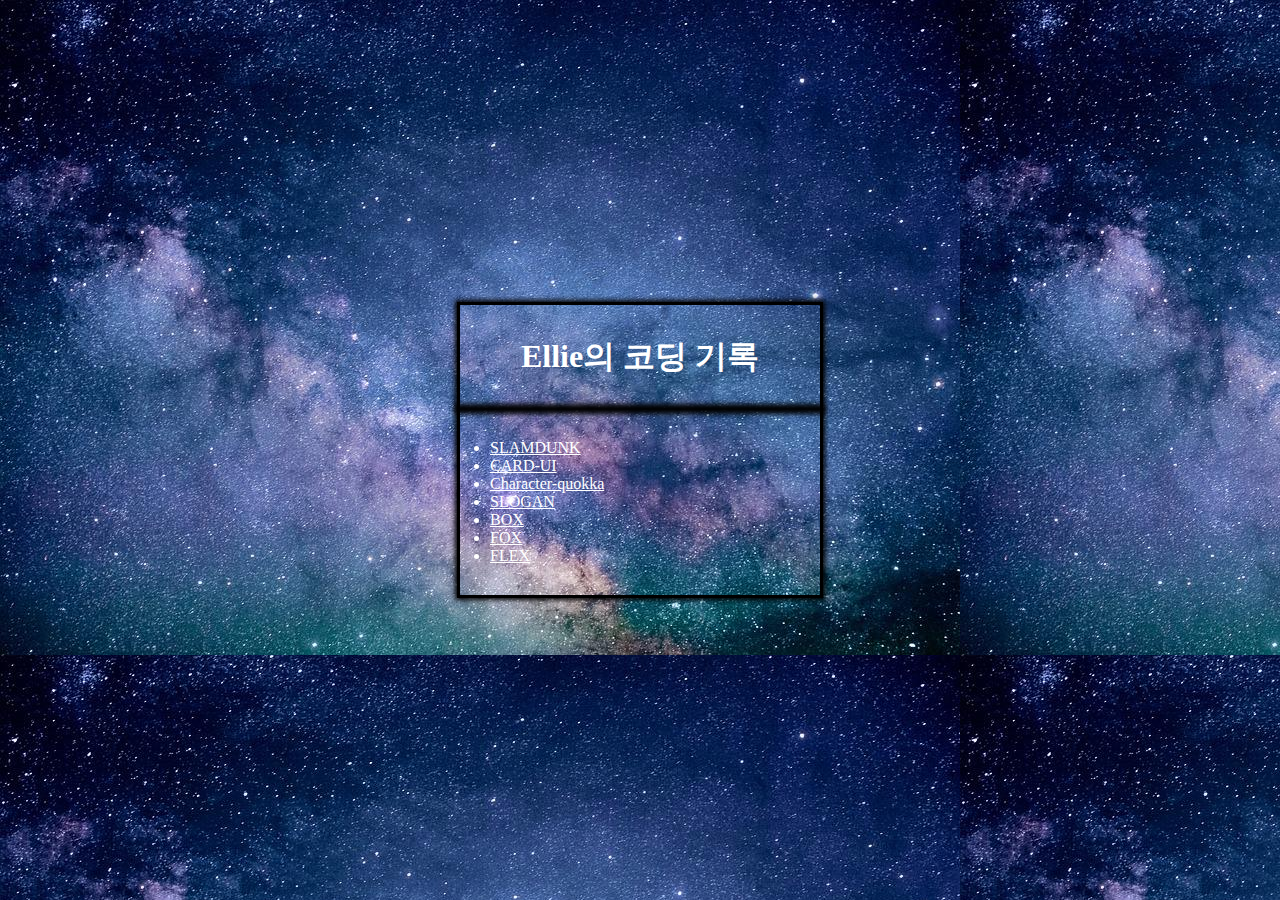
<file: index.html>
<!DOCTYPE html>
<html lang="ko-KR">

<head>
    <meta charset="UTF-8">
    <meta http-equiv="X-UA-Compatible" content="IE=edge">
    <meta name="viewport" content="width=device-width, initial-scale=1.0">
    <title>Ellie의 코딩 기록</title>
    <link rel="stylesheet" href="main-style.css">
</head>

<body>
    <div class="wrapper">

        <header>
            <h1>Ellie의 코딩 기록</h1>
        </header>
        <main>
            <ul>
                <li>
                    <a href="./web04/index.html" target="_blank">SLAMDUNK</a>
                </li>
                <li>
                    <a href="./card-UI/index.html" target="_blank">CARD-UI</a>
                </li>
                <li>
                    <a href="./character/index.html" target="_blank">Character-quokka</a>
                </li>
                <li>
                    <a href="./slogan/slogan.html" target="_blank">SLOGAN</a>
                </li>
                <li>
                    <a href="./box/box.html" target="_blank">BOX</a>
                </li>
                <li>
                    <a href="./css/challenges_fox/index.html" target="_blank">FOX</a>
                </li>
                <li>
                    <a href="./css/challenges_flex/index.html" target="_blank">FLEX</a>
                </li>
            </ul>
        </main>
        <footer>

        </footer>

    </div>
</body>

</html>
</file>
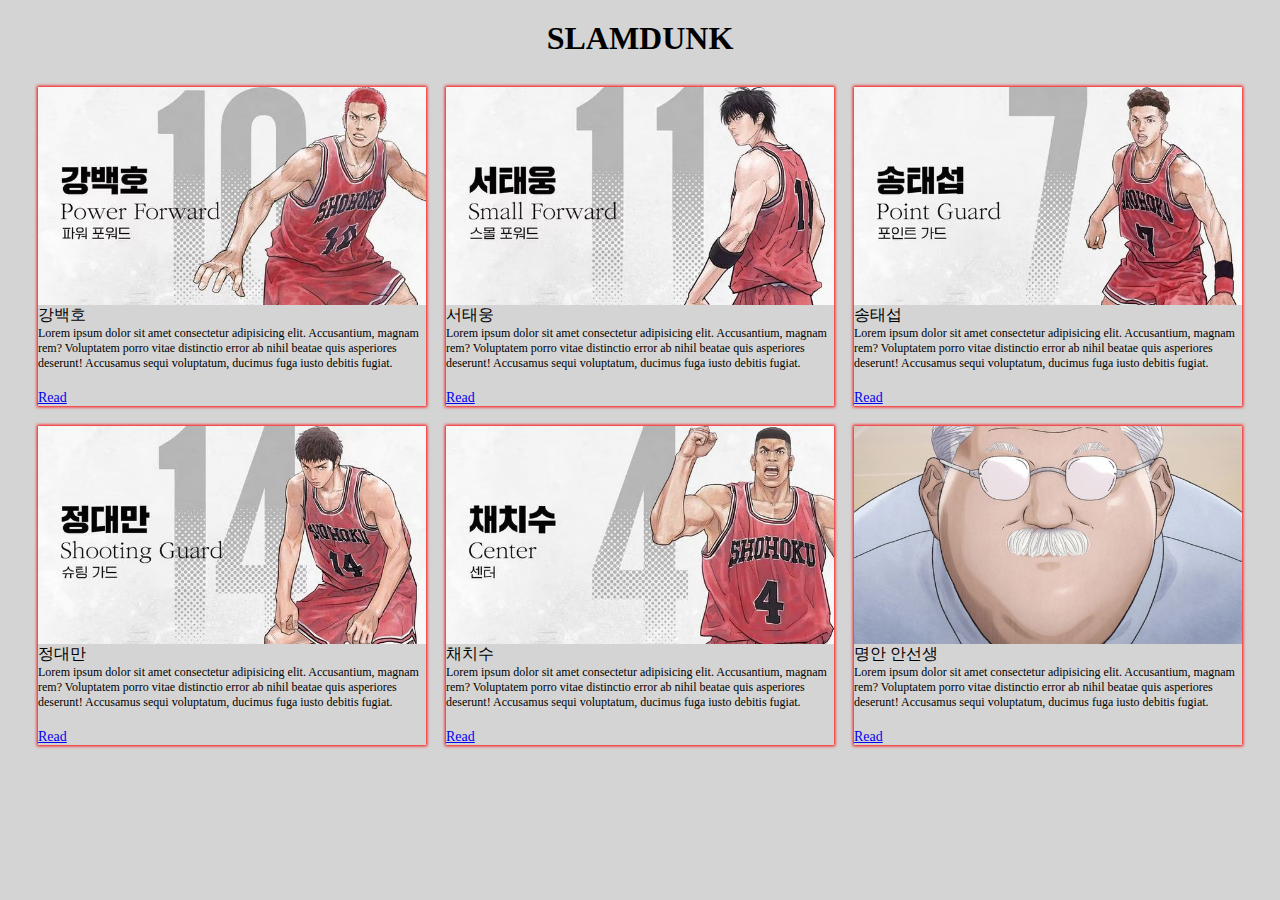
<file: card-UI/index.html>
<!DOCTYPE html>
<html lang="ko-KR">

<head>
    <meta charset="UTF-8">
    <meta http-equiv="X-UA-Compatible" content="IE=edge">
    <meta name="viewport" content="width=device-width, initial-scale=1.0">
    <title>card-UI</title>
    <link rel="stylesheet" href="./css/style.css">
</head>

<body>
    <h1>SLAMDUNK</h1>
    <section class="wrapper">
        <h2 class="ally-hidden">캐릭터 소개</h2>
        <section class="character">
            <h3 class="ally-hidden">강백호</h3>
            <img class="character-img" src="./image/강백호.avif" alt="">
                <span>강백호</span>
                <p>Lorem ipsum dolor sit amet consectetur adipisicing elit. Accusantium, magnam rem? Voluptatem porro
                    vitae distinctio error ab nihil beatae quis asperiores deserunt! Accusamus sequi voluptatum, ducimus
                    fuga iusto debitis fugiat.</p>
                <a href="#">Read</a>
        </section>
        <section class="character">
            <h3 class="ally-hidden">서태웅</h3>
            <img class="character-img" src="./image/서태웅.avif" alt="">
                <span>서태웅</span>
                <p>Lorem ipsum dolor sit amet consectetur adipisicing elit. Accusantium, magnam rem? Voluptatem porro
                    vitae distinctio error ab nihil beatae quis asperiores deserunt! Accusamus sequi voluptatum, ducimus
                    fuga iusto debitis fugiat.</p>
                <a href="#">Read</a>
        </section>
        <section class="character">
            <h3 class="ally-hidden">송태섭</h3>
            <img class="character-img" src="./image/송태섭.avif" alt="">
                <span>송태섭</span>
                <p>Lorem ipsum dolor sit amet consectetur adipisicing elit. Accusantium, magnam rem? Voluptatem porro
                    vitae distinctio error ab nihil beatae quis asperiores deserunt! Accusamus sequi voluptatum, ducimus
                    fuga iusto debitis fugiat.</p>
                <a href="#">Read</a>
        </section>
        <section class="character">
            <h3 class="ally-hidden">정대만</h3>
            <img class="character-img" src="./image/정대만.avif" alt="">
                <span>정대만</span>
                <p>Lorem ipsum dolor sit amet consectetur adipisicing elit. Accusantium, magnam rem? Voluptatem porro
                    vitae distinctio error ab nihil beatae quis asperiores deserunt! Accusamus sequi voluptatum, ducimus
                    fuga iusto debitis fugiat.</p>
                <a href="#">Read</a>
        </section>
        <section class="character">
            <h3 class="ally-hidden">채치수</h3>
            <img class="character-img" src="./image/채치수.avif" alt="">
                <span>채치수</span>
                <p>Lorem ipsum dolor sit amet consectetur adipisicing elit. Accusantium, magnam rem? Voluptatem porro
                    vitae distinctio error ab nihil beatae quis asperiores deserunt! Accusamus sequi voluptatum, ducimus
                    fuga iusto debitis fugiat.</p>
                <a href="#">Read</a>
        </section>
        <section class="character">
            <h3 class="ally-hidden">명안 안선생</h3>
            <img class="character-img" src="./image/감독.jpg" alt="">
                <span>명안 안선생</span>
                <p>Lorem ipsum dolor sit amet consectetur adipisicing elit. Accusantium, magnam rem? Voluptatem porro
                    vitae distinctio error ab nihil beatae quis asperiores deserunt! Accusamus sequi voluptatum, ducimus
                    fuga iusto debitis fugiat.</p>
                <a href="#">Read</a>
        </section>
    </section>
</body>

</html>
</file>
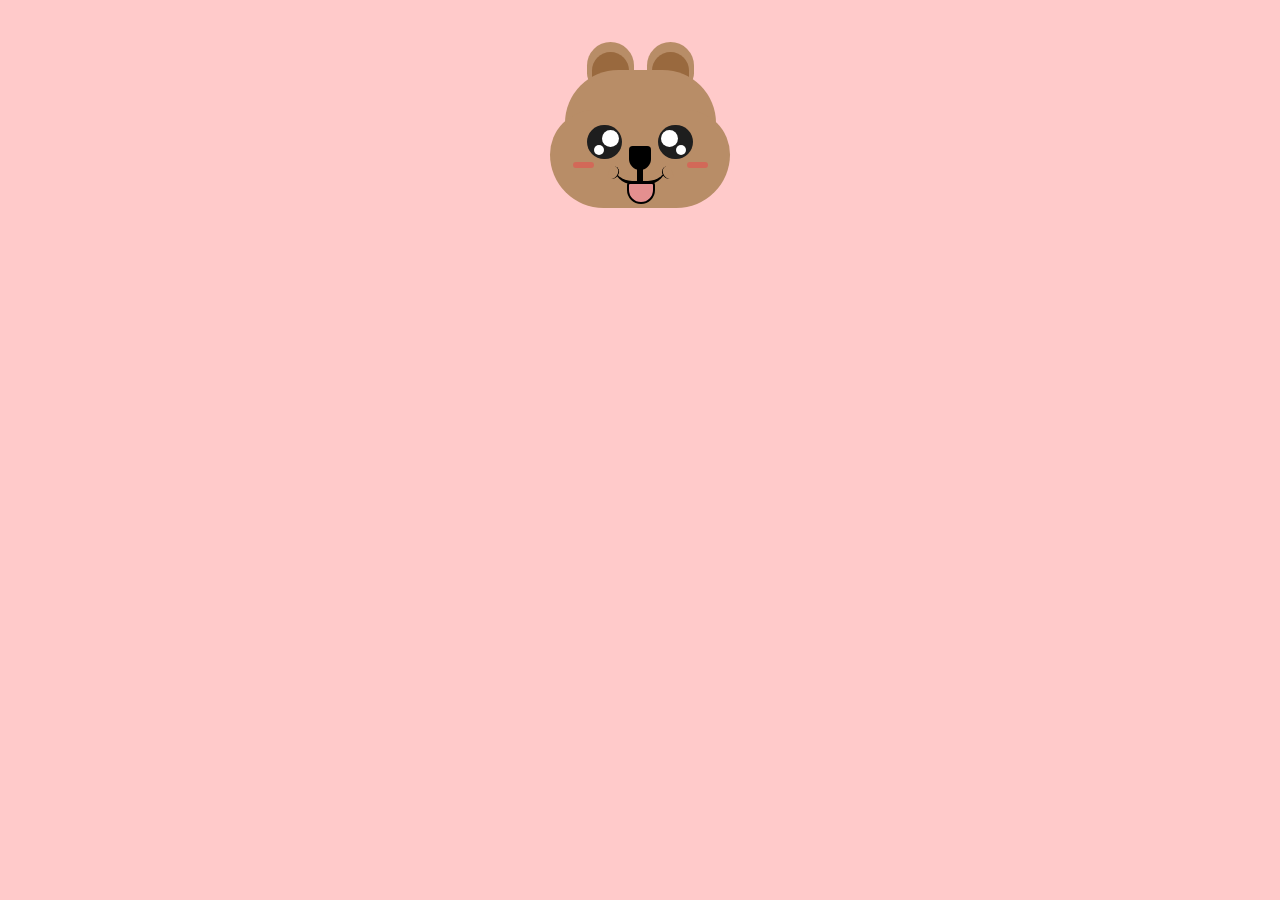
<file: character/index.html>
<!DOCTYPE html>
<html lang="ko-KR">

<head>
    <meta charset="UTF-8">
    <meta http-equiv="X-UA-Compatible" content="IE=edge">
    <meta name="viewport" content="width=device-width, initial-scale=1.0">
    <title>캐릭터</title>
    <link rel="stylesheet" href="style.css">
</head>

<body>
    <div class="quokka">
        <div class="left-ear">
            <div class="small-ears"></div>
        </div>
        <div class="right-ear">
            <div class="small-ears"></div>
        </div>
        <div class="face-head">
            <div class="face">
                <div class="left-eye">
                    <div class="left-big-eye"></div>
                    <div class="left-small-eye"></div>
                </div>
                <div class="right-eye">
                    <div class="right-big-eye"></div>
                    <div class="right-small-eye"></div>
                </div>
                <div class="nose">
                    <div class="nose-line"></div>
                </div>
                <div class="mouse">
                    <div class="left-cheek"></div>
                    <div class="right-cheek"></div>
                    <div class="tongue"></div>
                </div>
                <div class="cheek1"></div>
                <div class="cheek2"></div>
            </div>
        </div>
    </div>
</body>

</html>
</file>
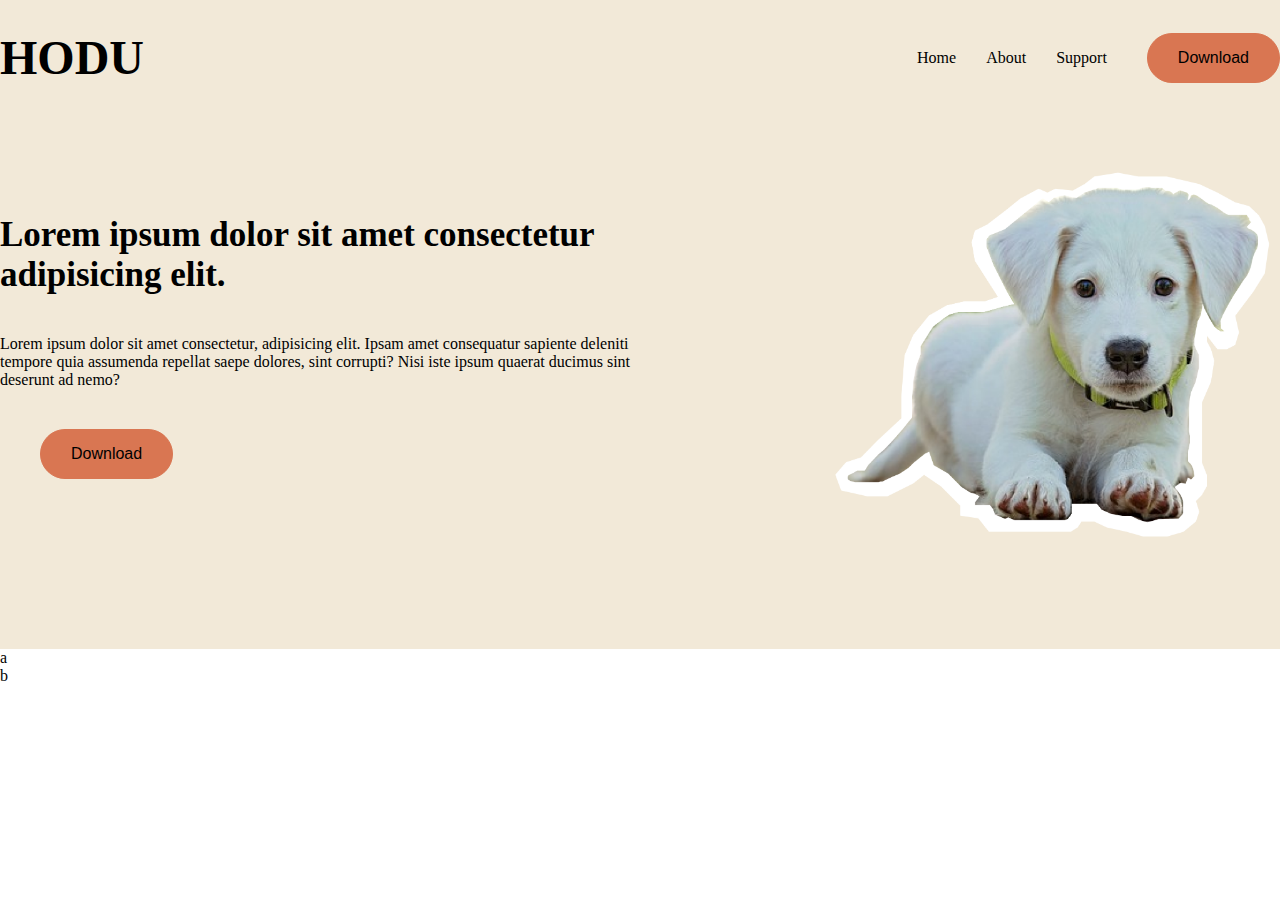
<file: hodu-web/index.html>
<!DOCTYPE html>
<html lang="ko-KR">

<head>
    <meta charset="UTF-8">
    <meta http-equiv="X-UA-Compatible" content="IE=edge">
    <meta name="viewport" content="width=device-width, initial-scale=1.0">
    <title>hodu-web</title>
    <link rel="stylesheet" href="css/reset.css">
    <link rel="stylesheet" href="css/common.css">
    <link rel="stylesheet" href="css/style.css">
</head>

<body>
    <header>
        <section class="wrapper">
            <h1 class="title">HODU</h1>
            <section class="title-add">
                <h2 class="ally-hidden">title-nav-download</h2>
                <nav class="title-nav">
                    <ul class="title-list">
                        <li>Home</li>
                        <li>About</li>
                        <li>Support</li>
                    </ul>
                </nav>
                <button type="button" class="download">Download</button>
            </section>
        </section>
    </header>
    <main>
        <section class="top-background">
            <h2 class="ally-hidden">top-img-color</h2>
            <section class="info-main wrapper">
                <h2 class="ally-hidden">info-main-title</h2>
                <section class="info-main-text">
                    <h2 class="info-main-title">Lorem ipsum dolor sit amet consectetur adipisicing elit.</h2>
                    <p>Lorem ipsum dolor sit amet consectetur, adipisicing elit. Ipsam amet consequatur sapiente
                        deleniti tempore quia assumenda repellat saepe dolores, sint corrupti? Nisi iste ipsum quaerat
                        ducimus sint deserunt ad nemo?</p>
                    <button type="button" class="download">Download</button>
                </section>
                <img src="img/puppy.png" alt="sit on the puppy" class="puppy">
            </section>
        </section>
        <section>a</section>
        <section>b</section>
    </main>
    <footer></footer>
</body>

</html>
</file>
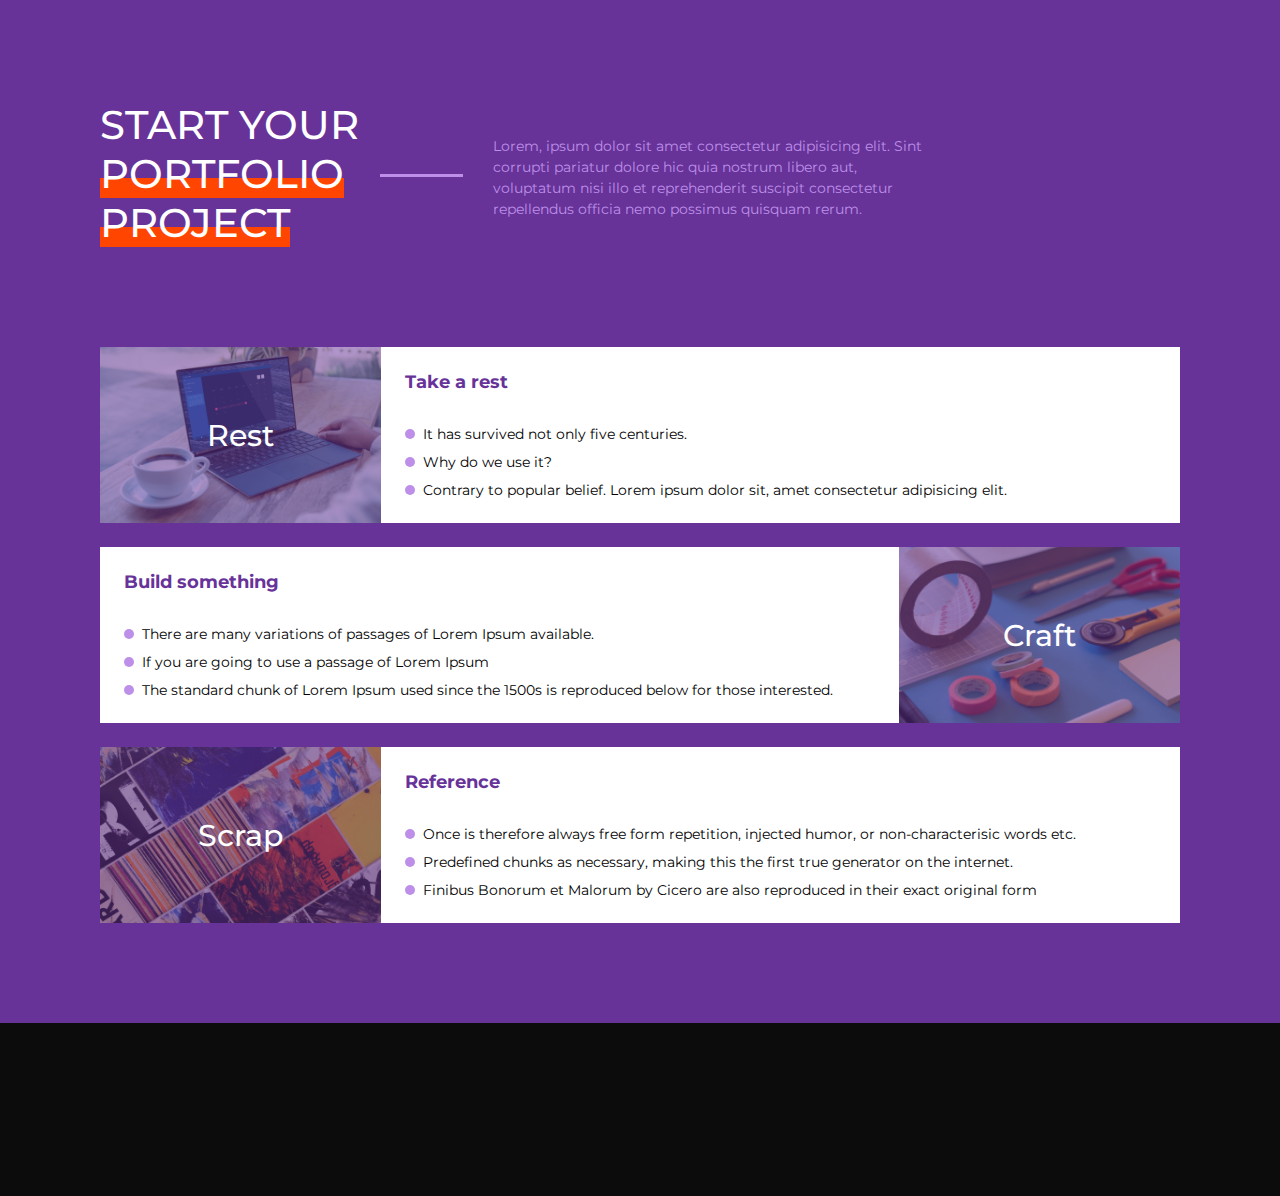
<file: css/challenges_flex/index.html>
<!DOCTYPE html>
<html>

<head>
	<link rel="preconnect" href="https://fonts.googleapis.com">
	<link rel="preconnect" href="https://fonts.gstatic.com" crossorigin>
	<link href="https://fonts.googleapis.com/css2?family=Montserrat:wght@500;700&display=swap" rel="stylesheet">
	<link rel="stylesheet" href="style.css">
</head>

<body>
	<section class="container">
		<header>
			<h1>
				START YOUR <strong>
					PORTFOLIO PROJECT
				</strong>
			</h1>
			<p>Lorem, ipsum dolor sit amet consectetur adipisicing elit. Sint corrupti pariatur dolore hic quia nostrum
				libero aut, voluptatum nisi illo et reprehenderit suscipit consectetur repellendus officia nemo possimus
				quisquam rerum.</p>
		</header>
		<main>
			<ul class="content">
				<li class="list">
					<div class="image">
						<img src="./images/photo01.png" alt="">
						<h2>Rest</h2>
					</div>
					<div class="explanation">
						<ul>
							<h3>Take a rest</h3>
							<li>It has survived not only five centuries.</li>
							<li>Why do we use it?</li>
							<li>Contrary to popular belief. Lorem ipsum dolor sit, amet consectetur adipisicing elit.</li>
						</ul>
					</div>
				</li>
				<li class="list">
					<div class="image">
						<img src="./images/photo02.png" alt="">
						<h2>Craft</h2>
					</div>
					<div class="explanation">
						<ul>
							<h3>Build something</h3>
							<li>There are many variations of passages of Lorem Ipsum available.</li>
							<li>If you are going to use a passage of Lorem Ipsum</li>
							<li>The standard chunk of Lorem Ipsum used since the 1500s is reproduced below for those interested.</li>
						</ul>
					</div>
				</li>
				<li class="list">
					<div class="image">
						<img src="./images/photo03.png" alt="">
						<h2>Scrap</h2>
					</div>
					<div class="explanation">
						<ul>
							<h3>Reference</h3>
							<li>Once is therefore always free form repetition, injected humor, or non-characterisic words etc.</li>
							<li>Predefined chunks as necessary, making this the first true generator on the internet.</li>
							<li>Finibus Bonorum et Malorum by Cicero are also reproduced in their exact original form</li>
						</ul>
					</div>
				</li>
			</ul>
		</main>

	</section>
	<footer></footer>
</body>

</html>
</file>
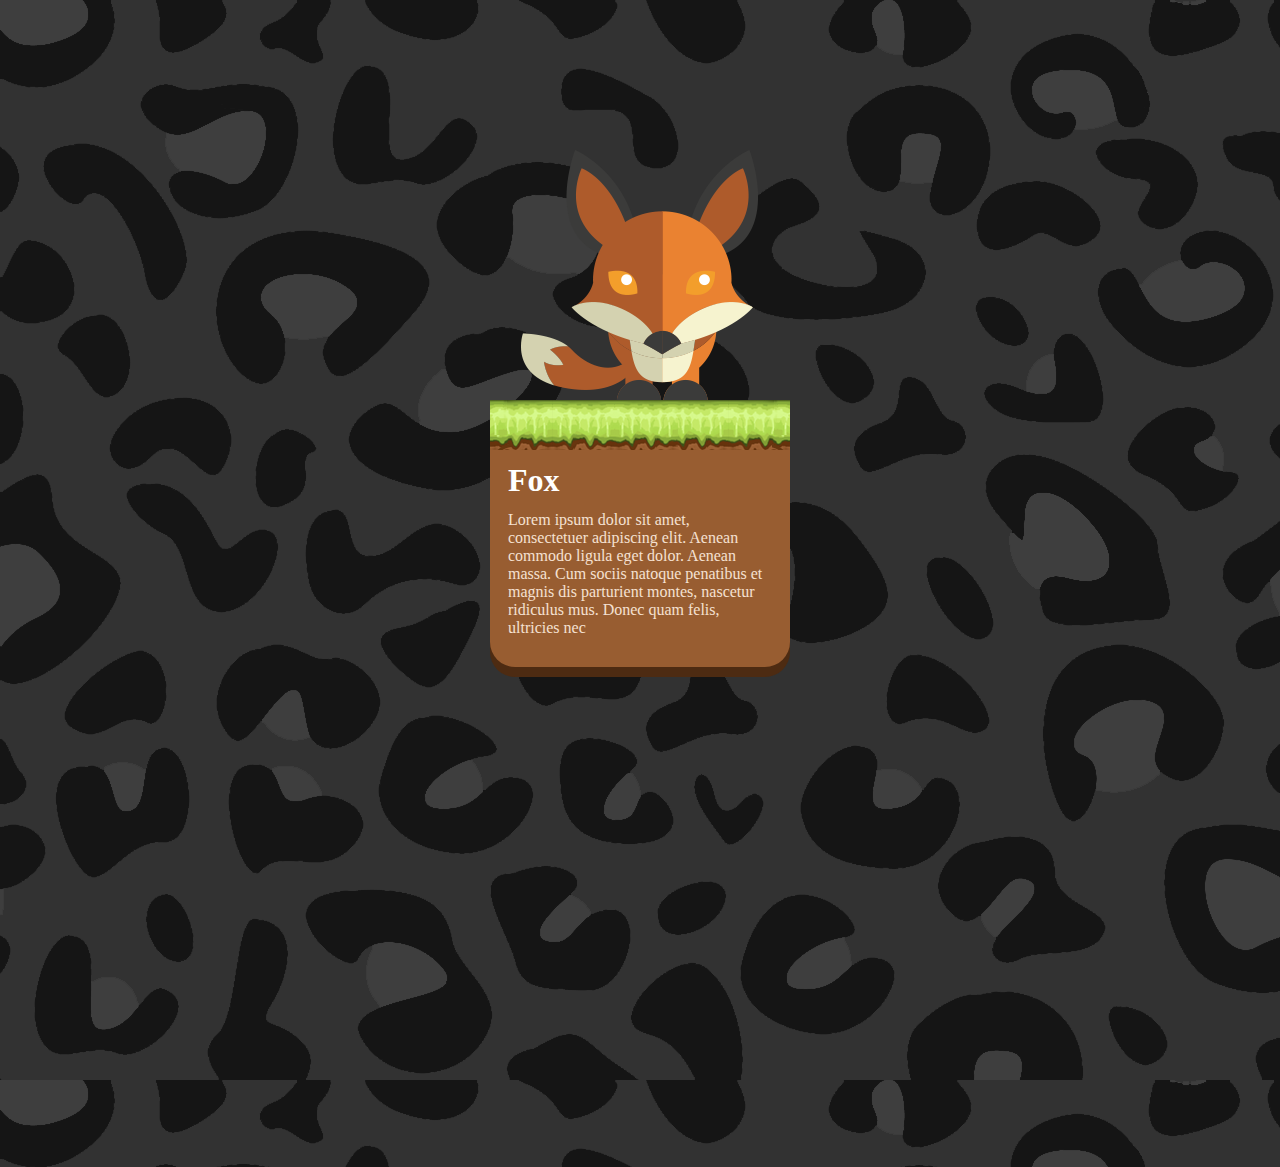
<file: css/challenges_fox/index.html>
<!DOCTYPE html>
<html>

<head>
   <meta charset="UTF-8">
   <title>Forest Zoo</title>
   <link rel="stylesheet" href="style.css">
</head>

<body>
   <div class="wrapper"> 
      <div class="fox-img">
         <img src="./images/animal07.png" alt="">
      </div>
      <img src="./images/green.png" alt="">
      <div class="fox-text">
         <h1>
            Fox
         </h1>
         <p>
            Lorem ipsum dolor sit amet, consectetuer adipiscing elit. Aenean commodo ligula eget dolor. Aenean massa. Cum
            sociis natoque penatibus et magnis dis parturient montes, nascetur ridiculus mus. Donec quam felis, ultricies
            nec
         </p>
      </div>
   </div>


</body>

</html>
</file>
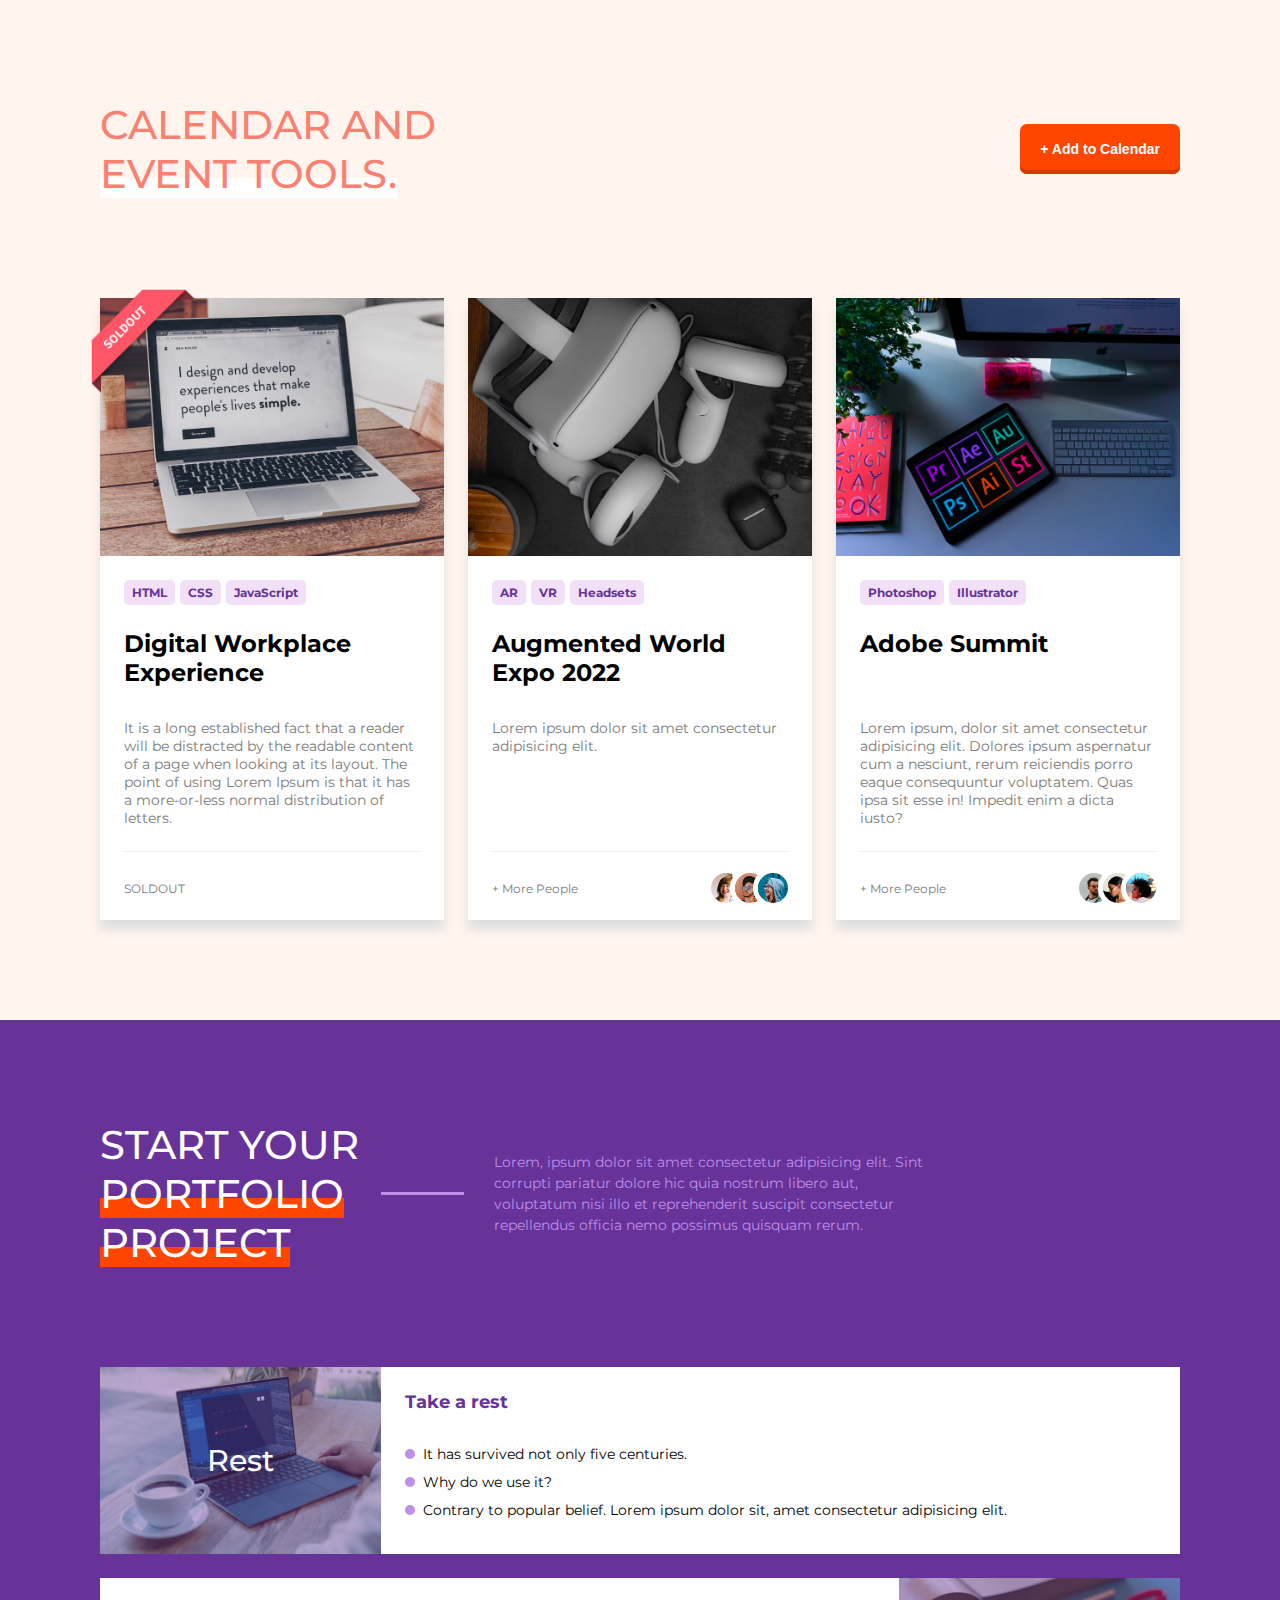
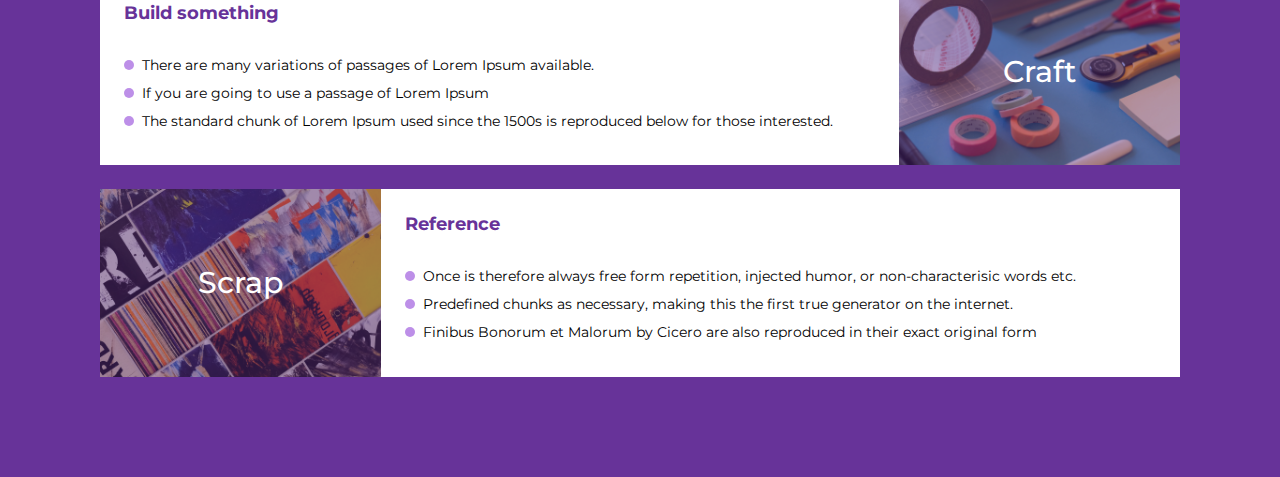
<file: css/challenges_page/index.html>
<!DOCTYPE html>
<html lang="ko-KR">

<head>
	<link rel="preconnect" href="https://fonts.googleapis.com">
	<link rel="preconnect" href="https://fonts.gstatic.com" crossorigin>
	<link href="https://fonts.googleapis.com/css2?family=Montserrat:wght@500;700&display=swap" rel="stylesheet">
	<link rel="stylesheet" href="style.css">
	<title>CSS 특강</title>
</head>

<body>
	<section class="seashell-section">
		<div class="l_wrapper">
			<header class="seashell-header">
				<h1>CALENDAR AND <strong>EVENT TOOLS.</strong></h1>
				<button type="button" class="calendar">+ Add to Calendar</button>
			</header>
			<section class="content">
				<h2 class="ally-hidden">content</h2>
				<section class="list">
					<div class="image">
						<img class="soldout-badge" src="./images/badge.png" alt="">
						<img src="./images/cover01.png" alt="">
						<h2 class="second-title ally-hidden">Workplace</h2>
					</div>
					<div class="explanation">
						<ul class="skill">
							<li>HTML</li>
							<li>CSS</li>
							<li>JavaScript</li>
						</ul>
						<h3 class="explanation-name">
							Digital Workplace Experience
						</h3>
						<p>It is a long established fact that a reader will be distracted by the readable content of a
							page when looking at its layout. The point of using Lorem Ipsum is that it has a
							more-or-less normal distribution of letters.</p>
						<a href="#" class="plus-info none-pointer">
							<span>SOLDOUT</span>
							<div class="people-group ally-hidden">
								<img src="./images/people01.png" alt="">
								<img src="./images/people02.png" alt="">
								<img src="./images/people03.png" alt="">
							</div>
						</a>
					</div>
				</section>
				<section class="list">
					<div class="image">
						<img src="./images/cover02.png" alt="">
						<h2 class="second-title ally-hidden">Expo</h2>
					</div>
					<div class="explanation">
						<ul class="skill">
							<li>AR</li>
							<li>VR</li>
							<li>Headsets</li>
						</ul>
						<h3 class="explanation-name">
							Augmented World Expo 2022
						</h3>
						<p>Lorem ipsum dolor sit amet consectetur adipisicing elit.</p>
						<a href="#" class="plus-info">
							<span>+ More People</span>
							<div class="people-group">
								<img src="./images/people01.png" alt="">
								<img src="./images/people02.png" alt="">
								<img src="./images/people03.png" alt="">
							</div>
						</a>
					</div>
				</section>
				<section class="list">
					<div class="image">
						<img src="./images/cover03.png" alt="">
						<h2 class="second-title ally-hidden">Expo</h2>
					</div>
					<div class="explanation">
						<ul class="skill">
							<li>Photoshop</li>
							<li>Illustrator</li>
						</ul>
						<h3 class="explanation-name">
							Adobe Summit
						</h3>
						<p>Lorem ipsum, dolor sit amet consectetur adipisicing elit. Dolores ipsum aspernatur cum a
							nesciunt, rerum reiciendis porro eaque consequuntur voluptatem. Quas ipsa sit esse in!
							Impedit enim a dicta iusto?</p>
						<a href="#" class="plus-info">
							<span>+ More People</span>
							<div class="people-group">
								<img src="./images/people04.png" alt="">
								<img src="./images/people05.png" alt="">
								<img src="./images/people06.png" alt="">
							</div>
						</a>
					</div>
				</section>
			</section>
		</div>
	</section>
	<section class="purple-section">
		<div class="l_wrapper">
			<header class="purple-header">
				<h1 class="purple-title">
					START YOUR <strong>
						PORTFOLIO PROJECT
					</strong>
				</h1>
				<p>Lorem, ipsum dolor sit amet consectetur adipisicing elit. Sint corrupti pariatur dolore hic quia
					nostrum
					libero aut, voluptatum nisi illo et reprehenderit suscipit consectetur repellendus officia nemo
					possimus
					quisquam rerum.</p>
			</header>
			<section class="content">
				<h2 class="ally-hidden">content</h2>
				<section class="list">
					<div class="image">
						<img src="./images/photo01.png" alt="">
						<h2 class="second-title">Rest</h2>
					</div>
					<div class="explanation">
						<h3 class="explanation-name">Take a rest</h3>
						<ul class="explanation-list">
							<li>It has survived not only five centuries.</li>
							<li>Why do we use it?</li>
							<li>Contrary to popular belief. Lorem ipsum dolor sit, amet consectetur adipisicing elit.
							</li>
						</ul>
					</div>
				</section>
				<section class="list">
					<div class="image">
						<img src="./images/photo02.png" alt="">
						<h2 class="second-title">Craft</h2>
					</div>
					<div class="explanation">
						<h3 class="explanation-name">Build something</h3>
						<ul class="explanation-list">
							<li>There are many variations of passages of Lorem Ipsum available.</li>
							<li>If you are going to use a passage of Lorem Ipsum</li>
							<li>The standard chunk of Lorem Ipsum used since the 1500s is reproduced below for those
								interested.</li>
						</ul>
					</div>
				</section>
				<section class="list">
					<div class="image">
						<img src="./images/photo03.png" alt="">
						<h2 class="second-title">Scrap</h2>
					</div>
					<div class="explanation">
						<h3 class="explanation-name">Reference</h3>
						<ul class="explanation-list">
							<li>Once is therefore always free form repetition, injected humor, or non-characterisic
								words
								etc.</li>
							<li>Predefined chunks as necessary, making this the first true generator on the internet.
							</li>
							<li>Finibus Bonorum et Malorum by Cicero are also reproduced in their exact original form
							</li>
						</ul>
					</div>
				</section>
			</section>
		</div>
	</section>
</body>

</html>
</file>
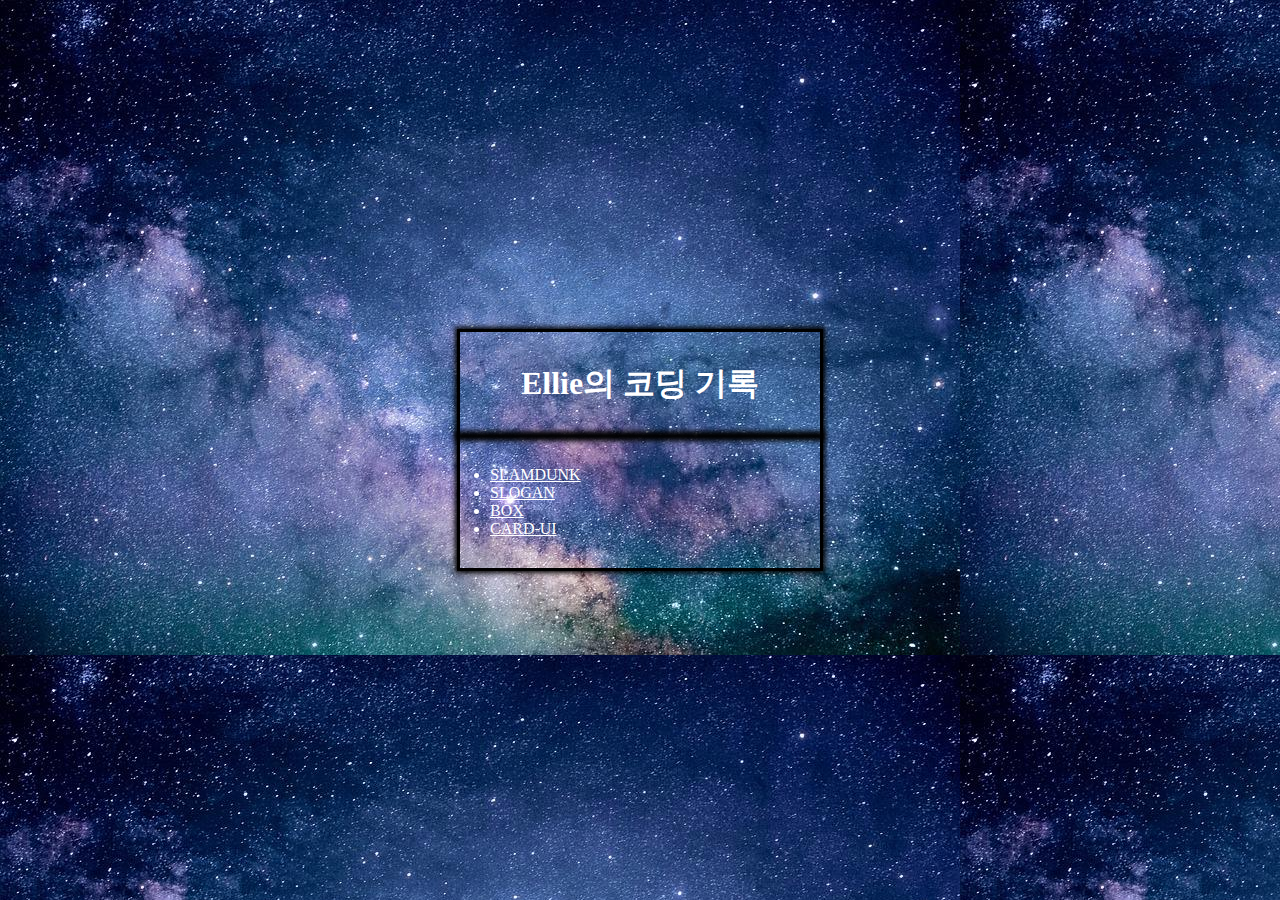
<file: main-index.html>
<!DOCTYPE html>
<html lang="ko-KR">

<head>
    <meta charset="UTF-8">
    <meta http-equiv="X-UA-Compatible" content="IE=edge">
    <meta name="viewport" content="width=device-width, initial-scale=1.0">
    <title>Ellie의 코딩 기록</title>
    <link rel="stylesheet" href="main-style.css">
</head>

<body>
    <div class="wrapper">

        <header>
            <h1>Ellie의 코딩 기록</h1>
        </header>
        <main>
            <ul>
                <li>
                    <a href="./web04/index.html" target="_blank">SLAMDUNK</a>
                </li>
                <li>
                    <a href="./slogan/slogan.html" target="_blank">SLOGAN</a>
                </li>
                <li>
                    <a href="./box/box.html" target="_blank">BOX</a>
                </li>
                <li>
                    <a href="./card-UI/index.html" target="_blank">CARD-UI</a>
                </li>
            </ul>
        </main>
        <footer>

        </footer>

    </div>
</body>

</html>
</file>
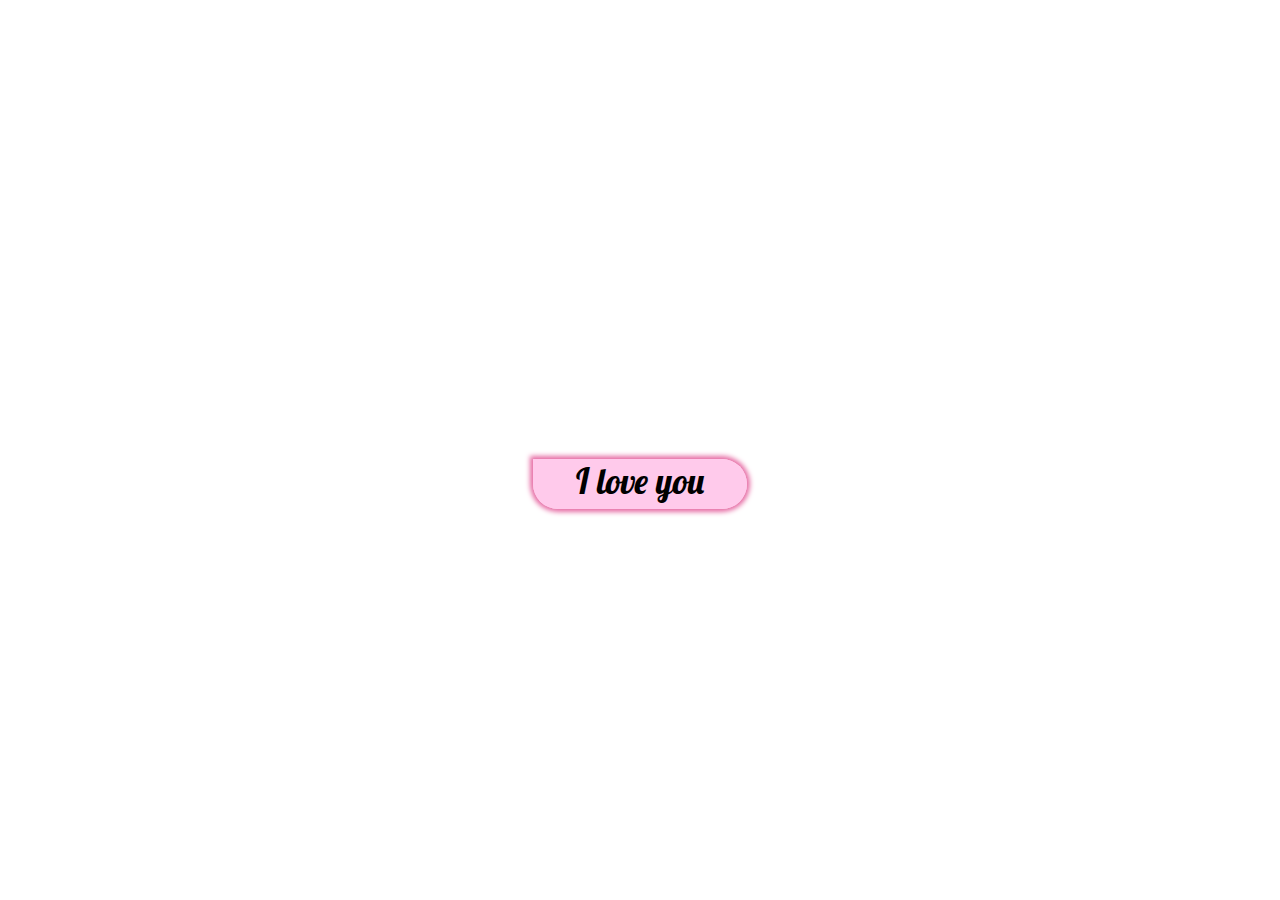
<file: box/box.html>
<!DOCTYPE html>
<html lang="ko-KR">

<head>
    <meta charset="UTF-8">
    <meta http-equiv="X-UA-Compatible" content="IE=edge">
    <meta name="viewport" content="width=device-width, initial-scale=1.0">
    <title>box꾸미기</title>
    <link rel="stylesheet" href="style.css">
</head>

<body>
    <div class="wrapper">
        <p>
            I love you
        </p>
    </div>
</body>

</html>
</file>
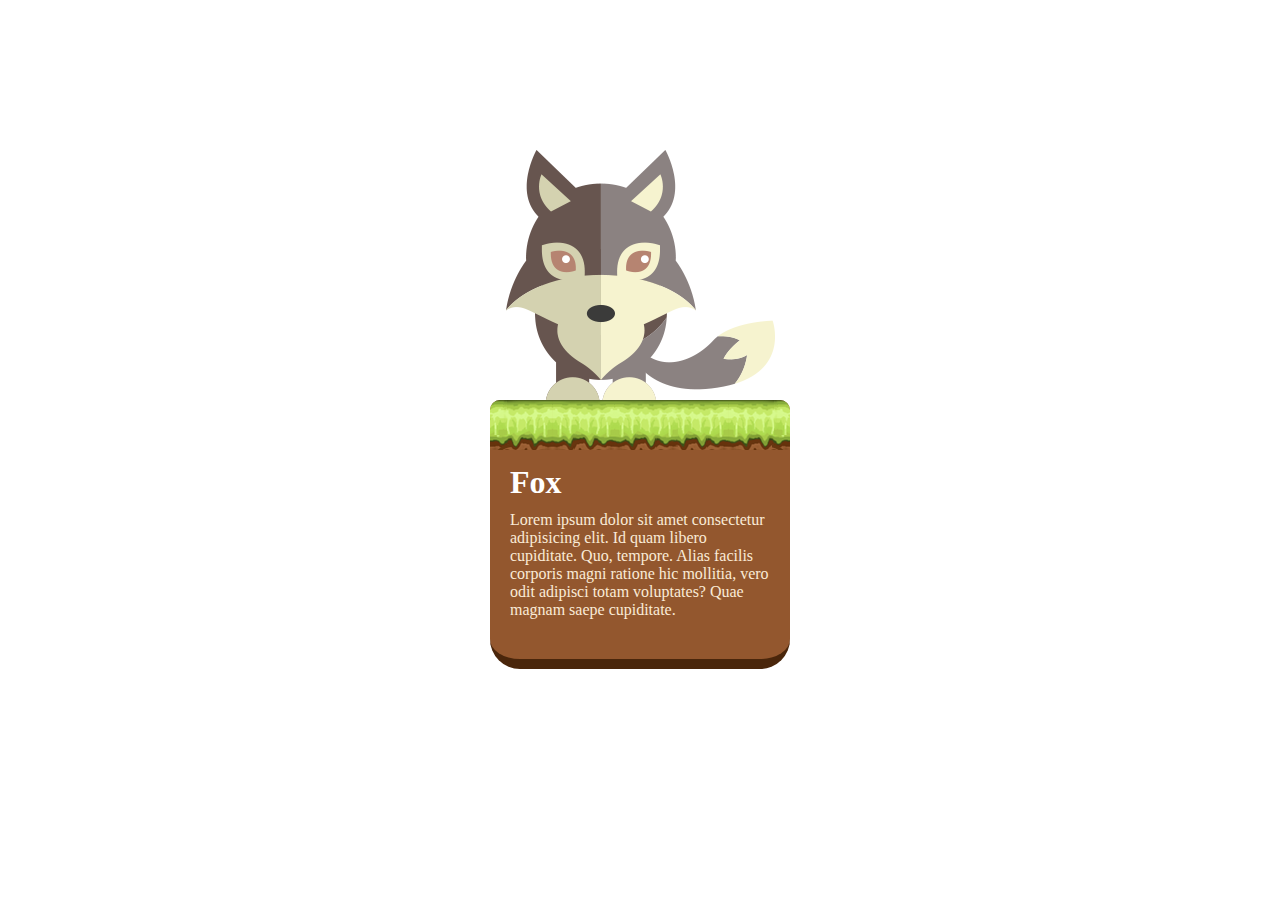
<file: css/challenges_fox/index-result.html>
<!DOCTYPE html>
<html lang="ko-KR">

<head>
    <meta charset="UTF-8">
    <meta http-equiv="X-UA-Compatible" content="IE=edge">
    <meta name="viewport" content="width=device-width, initial-scale=1.0">
    <title>Forest Zoo</title>
    <link rel="stylesheet" href="style-result.css">
</head>

<body>
    <div class="wrapper">
        <section class="card">
            <img class="card-cover" src="images/animal03.png" alt="">
            <div class="card-contents">
                <h1>Fox</h1>
                <p>Lorem ipsum dolor sit amet consectetur adipisicing elit. Id quam libero cupiditate. Quo, tempore. Alias facilis corporis magni ratione hic mollitia, vero odit adipisci totam voluptates? Quae magnam saepe cupiditate.</p>
            </div>
        </section>
    </div>
</body>

</html>
</file>
<file: main-style.css>
* {
    margin: 0px;
    padding: 0px;
}

body {
    content: "";
    background: url('./main-img/background.jpg');
}

.wrapper {
    border: solid black;
    color: #fff;
    position: absolute;
    top: 50%;
    left: 50%;
    transform: translate(-50%, -50%);
}

header,
main{ 
    padding: 30px;
    width: 300px;
}

header {
    box-shadow: 0px 0px 5px 5px black;
    text-align: center;
}

main {
    box-shadow: 0px 0px 5px 5px black;
}
a:link{
    color: #fff;
}

a:visited{
    color: #fff;
}

a:hover{
    color: salmon;
}
</file>
<file: card-UI/css/style.css>
/* 초기화 */
h1, h2, h3, h4, h5, h6, p, strong, ul, li, a{
    margin: 0px;
    padding: 0px;
}

body{
    background-color: rgb(212, 212, 212);
}

.ally-hidden {
    clip: rect(1px, 1px, 1px, 1px);
    clip-path: inset(50%);
    width: 1px;
    height: 1px;
    margin: -1px;
    overflow: hidden;
    padding: 0;
    position: absolute;
}

.wrapper{
    margin: 30px;
    display: grid;
    grid-template-columns: repeat(3, 1fr);
    grid-template-rows: repeat(2, 1fr);
    gap: 20px;
}

.character{
    box-shadow: 0px 0px 3px 1px red;
    display: flex;
    flex-direction: column;
}

.character img{
    width: 100%;
}

h1{
    margin: 20px auto;
    text-align: center;
}

p{
    font-size: 12px;
    margin-bottom: 19px;
}

a{
    font-size: 14px;
}

@media(max-width: 1080px){
    .wrapper{
        display: flex;
        flex-direction: column;
        padding: 30px;
    }
}
</file>
<file: character/style.css>
body{
    background: #ffcaca;
}

.quokka{
    display: flex;
    justify-content: center;
    margin: 40px auto;
}

.face-head{
    background: #B88D67;
    border-radius: 90px 90px 20px 20px;
    width: 151px;
    height: 65px;
    margin: 30px auto;
    position: absolute;
    display: flex;
    justify-content: center;
}

.face{
    background: #B88D67;
    border-radius: 50px 50px 60px 60px;
    width: 180px;
    height: 98px;
    margin: 40px auto;
    position: absolute;
}

.left-ear,
.right-ear{
    background: #B88D67;
    width: 47px;
    height: 47px;
    border-radius: 90px 90px 60px 60px;
    position: absolute;
}
.left-ear{
    transform: translate(30px, 2px);
}
.right-ear{
    transform: translate(-30px, 2px);
}

.small-ears{
    background: #99693E;
    width: 37px;
    height: 38px;
    transform: translate(5px, 10px);
    border-radius: 90px 90px 60px 60px;
}

.left-eye,
.right-eye{
    width: 35px;
    height: 34px;
    background: #1E1E1E;
    position: absolute;
    border-radius: 90px;
}

.left-eye{
    transform: translate(37px, 15px);
}
.right-eye{
    transform: translate(108px, 15px);
}

.left-big-eye,
.right-big-eye{
    width: 17px;
    height: 17px;
    background: #fff;
    border-radius: 90px;
}

.left-big-eye{
    transform: translate(15px, 5px);
}
.right-big-eye{
    transform: translate(3px, 5px);
}

.left-small-eye,
.right-small-eye{
    width: 10px;
    height: 10px;
    background: #fff;
    border-radius: 90px;
}

.left-small-eye{
    transform: translate(7px, 3px);
}
.right-small-eye{
    transform: translate(18px, 3px);
}

.nose{
    background: #000;
    width: 22px;
    height: 24px;
    transform: translate(79px, 36px);
    border-radius: 30px 30px 90px 90px;
}

.nose-line{
    width: 6px;
    height: 16px;
    background: #000;
    transform: translate(8px, 20px);
}

.mouse{    
    width: 52px;
    height: 15px;
    border-bottom: 3px solid #000;
    transform: translate(64px, 32px);
    border-radius: 0px 0px 20px 20px;
}

.left-cheek,
.right-cheek{
    width: 9px;
    height: 13px;
    background-color: #B88D67;
}

.left-cheek{
    border-radius: 0px 30px 30px 0px;
    transform: translate(-5px, 0px) rotate(20deg);
    border-right: 1px solid #000;
}

.right-cheek{
    border-radius: 30px 0px 0px 30px;
    transform: translate(48px, -13px) rotate(-20deg);
    border-left: 1px solid #000;
}
.tongue{
    width: 24px;
    height: 18px;
    background: #e48f8f;
    transform: translate(13px, -10px);
    border: 2px solid #000;
    border-radius: 20px 20px 90px 90px;
    animation: merong 2s infinite alternate;
}

.cheek1{
    width: 21px;
    height: 6px;
    background: rgba(230, 76, 76, 0.56);;
    border-radius: 30px;
    transform: translate(23px, 10px);
}

.cheek2{
    width: 21px;
    height: 6px;
    background: rgba(230, 76, 76, 0.56);;
    border-radius: 30px;
    transform: translate(137px,4px);
}

@keyframes merong{
    to { height:100% }
    from { height: 0%;}
}
</file>
<file: hodu-web/css/common.css>
.ally-hidden {
    clip: rect(1px, 1px, 1px, 1px);
    clip-path: inset(50%);
    width: 1px;
    height: 1px;
    margin: -1px;
    overflow: hidden;
    padding: 0;
    position: absolute;
}

.wrapper{
    max-width: 1280px;
    display: flex;
    align-items: center;
    justify-content: space-between;
    margin: auto;
}

.download{
    margin-left: 40px;
    padding: 15px 30px;
    font-size: 16px;
    background: #D97652;
    border: 1px solid #D97652;
    border-radius: 40px;
}
</file>
<file: hodu-web/css/style.css>
header, .top-background{
    background: #F2E9D8;
}

header{
    padding: 30px 0;
}

.title{
    font-size: 48px;
}

.title-add{
    display: flex;
    align-items: center;
}

.title-list{
    display: flex;
    font-size: 16px;
    gap: 30px;
}

.info-main{
    padding-top: 30px;
    padding-bottom: 100px;
}

.info-main-text{
    max-width: 50%;
}

.info-main-title{
    font-size: 35px;
}

.info-main-text p{
    margin: 40px 0;
}

.puppy{
    max-width: 35%;
}
</file>
<file: css/challenges_flex/style.css>
:root {
    font-family: 'Montserrat', sans-serif;
	/*
	font-weight: 500;
	font-weight: 700;
	*/
}

*{
	margin: 0px;
	padding: 0px;
}

body{
	background: #673399;
}

.container{
	width: 1080px;
	margin: 100px auto;
}

header{
	display: flex;
}

header h1{
	color: white;
	font-size: 40px;
	font-weight: 500;
}

header strong{
	font-weight: 500;
	background: linear-gradient(to top, orangered 40%, transparent 40%);
}

header p{
	max-width: 550px;
	font-size: 14px;
	display: flex;
	margin: 36px 250px 0 0;
	color: #bd8fe8;
	line-height: 1.5;
}

header p::before{
	content: '';
	width: 300px;
	height: 3px;
	margin: 38px 30px 50px 0px;
	background-color: #bd8fe8;
}

.content{
	margin: 100px auto;
	display: flex;
	flex-direction: column;
	gap: 24px;
}

.content li{
	background: #fff;
	display: flex;
	font-size: 18px;
	z-index: 1;
}

.container .image{
	width: 26%;
	position: relative;
	background-color: #68339985;
}

.content img{
	width: 100%;
	height: 100%;
	vertical-align: top;
	position: absolute;
	z-index: -1;
}

.content h2{
	position: absolute;
	font-size: 30px;
	font-weight: 500;
	top: 50%;
	left: 50%;
	transform: translate(-50%, -50%);
	color: #fff;
}

.content .list .explanation{
	padding: 24px;
}


.content .list .explanation h3{
	font-size: 18px;
	font-weight: 700;
	color: #673399;
}

.content .list .explanation li{
	font-size: 14px;
}

/* 리스트 점 */
.content .list .explanation li::before{
	content: '';
	width: 10px;
	height: 10px;
	margin: 4px 8px 0px 0px;
	background-color: #bd8fe8;
	border-radius: 50px;
}

.content .list .explanation li:first-of-type{
	margin-top: 32px;
	margin-bottom: 10px;
}

.content .list .explanation li:nth-of-type(2){
	margin-bottom: 10px;
}

.content .list:nth-of-type(2){
	flex-direction: row-reverse;
	justify-content: space-between;
}

footer{
	background: #0C0C0C;
	height: 173px;
	bottom: 0;;
}
</file>
<file: css/challenges_fox/style.css>
*{
    margin: 0;
    padding: 0;
}

body{
    background: url('./images/bg.png');
    margin: 100px auto;
}

.wrapper{
    
    text-align: center;
}


.fox-img{
    width: 400px;
    margin: auto;
}

img{
    vertical-align: top;
}

.fox-text{
    width: 300px;
    text-align: start;
    margin: auto;
    background: #985D31;
    border-radius: 0px 0px 25px 25px;
    box-shadow: 0px 10px 0px 0px #4D2B12;
}
h1, p{
    padding: 12px 18px 0px;
}
h1{
    color: white;
}
p{
    color: #f5e1d2;
    padding-bottom: 30px;
    margin-bottom: 500px;
}
</file>
<file: box/style.css>
@import url('https://fonts.googleapis.com/css2?family=Lobster&display=swap');

*{
    margin: 0px;
    padding: 0px;
    font-family: 'Lobster', cursive;
}

.wrapper{
    background: 960px 640px url('https://cdn.pixabay.com/photo/2014/02/07/11/36/couple-260899_960_720.jpg');
    width: 960px;
    height: 640px;
    text-align: center;
    display: grid;
    grid-template-columns: 1.5fr 1fr 1fr 1fr;
    grid-template-rows: 3.8fr 0.5fr 1fr;
}
p{
    background: #ffb4e2b4;
    grid-area: 2/3/4/4;
    height: 50px;
    border-radius: 0px 50px 50px;
    box-shadow: 0px 0px 5px 3px rgb(230, 107, 164);
    font-size: 35px;
    /* margin: 10px auto; */
}
</file>
<file: css/challenges_page/style.css>
/* reset */
:root {
    font-family: 'Montserrat', sans-serif;
}

h1, h2, h3, h4, h5, h6, p, ul, li, div, section, body, header, span{
	margin: 0px;
	padding: 0px;
	font-size: initial;
}

a{
	color: initial;
	text-decoration: none;
}

button{
	border: none;
	background: none;
}

ul, li{
	list-style-type: none;
}

.ally-hidden {
	clip: rect(1px, 1px, 1px, 1px);
	clip-path: inset(50%);
	width: 1px;
	height: 1px;
	margin: -1px;
	overflow: hidden;
	padding: 0;
	position: absolute;
}

.none-pointer{
	pointer-events: none;
	cursor: default;
}

/* 공통 */
[class$="section"]{
	padding: 100px 0px;
}

.l_wrapper{
	width: 1080px;
	margin: 0 auto;
}

header{
	display: flex;
	align-items: center;
	max-width: 1080px;
}

h1{
	font-size: 40px;
	font-weight: 500;
}

strong{
	font-weight: 500;
}

img{
	width: 100%;
	height: 100%;
	vertical-align: top;
	z-index: -1;
}

p{
	font-size: 14px;
}

.content{
	margin-top: 100px;
	display: flex;
	gap: 24px;
}

.image{
	position: relative;
}

.list{
	display: flex;
	background: #fff;
}

.explanation{
	padding: 24px;
}

.explanation-name{
	font-weight: 700;
	margin-bottom: 32px;
}

/* seashell-section */
.seashell-section{
	background: seashell;
}

.seashell-header{
	justify-content: space-between;
}

.seashell-header h1{
	color: salmon;
	flex-basis: 35%;
}

.seashell-header strong{
	background: linear-gradient(to top, white 40%, transparent 40%);
}

.calendar{
	font-size: 14px;
	font-weight: 700;
	color: white;
	background: orangered;
	padding: 17px 20px;
	border-radius: 7px;
	box-shadow: inset 0px -4px 0px 0px rgb(214, 58, 1);
}

.seashell-section .list{
	flex-direction: column;
	width: 100%;
	box-shadow: 0 10px 10px 0px rgb(223, 223, 223);
}

.seashell-section .explanation-name{
	font-size: 24px;
	min-height: 58px;
}

.skill{
	display: flex;
	margin-bottom: 24px;
}

.skill li{
	font-size: 12px;
	font-weight: 700;
	color: rgb(103, 51, 153);
	border-radius: 5px;
	background: #f1e0f8;
	margin-right: 5px;
	padding: 5px 8px;
}

.seashell-section p,.seashell-section a{
	color: #7a7a7a;
}

.seashell-section .explanation{
	display: flex;
	flex-direction: column;
}

.seashell-section .explanation:nth-child(2){
	flex-grow: 2;
}

.seashell-section p{
	font-size: 14px;
	flex-grow: 2;
}

.plus-info{
	border-top: 1px solid #eeeeee;
	font-size: 12px;
	margin-top: 24px;
	padding-top: 24px;
	display: flex;
	justify-content: space-between;
	align-items: center;
	position: relative;
}

.plus-info span{
	font-size: inherit;
	padding-top: 5px;
}

.people-group img{
	max-width: 30px;
	max-height: 30px;
	border: 5px solid white;
	border-radius: 50%;
	top: 50%;
	transform: translate(50%, -15%);
}

.people-group img:first-of-type{
	position: absolute;
	right: 21%;
	z-index: 1;
}

.people-group img:nth-of-type(2){
	position: absolute;
	right: 13%;
	z-index: 2;
}

.people-group img:nth-of-type(3){
	position: absolute;
	right: 5%;
	z-index: 3;
}

.soldout-badge {
	position: absolute;
	z-index: 1;
	max-width: 30%;
	max-height: 40%;
	transform: translate(-8%, -8%);
}

/* purple-section */
.purple-section{
	background: #673399;
}

.purple-title{
	color: white;
	flex-basis: 26%;
}

.purple-header strong{
	background: linear-gradient(to top, orangered 40%, transparent 40%);
}

.purple-header p{
	max-width: 550px;
	display: flex;
	color: #bd8fe8;
	line-height: 1.5;
	align-items: center;
}

.purple-header p::before{
	content: '';
	width: 300px;
	height: 3px;
	margin-right: 30px;
	background-color: currentColor;
}

.purple-section .content{
	flex-direction: column;
}

.purple-section .list{
	font-size: 18px;
}

.purple-section .image{
	width: 26%;
	background-color: #68339985;
}

.purple-section .second-title{
	position: absolute;
	font-size: 30px;
	font-weight: 500;
	display: flex;
	align-items: center;
	justify-content: center;
	inset: 0;
	color: #fff;
	background-color: rgba(103, 51, 153, 0.4);
}

.purple-section .explanation-name{
	color: #673399;
	font-size: 18px;
}

.explanation-list li{
	font-size: 14px;
	margin-bottom: 10px;
}

/* 리스트 점 */
.explanation-list li::before{
	content: '';
	width: 10px;
	height: 10px;
	margin: 4px 8px 0px 0px;
	display: inline-block;
	background-color: #bd8fe8;
	border-radius: 50px;
}

.purple-section .list:nth-of-type(even){
	flex-direction: row-reverse;
	justify-content: space-between;
}

@media(max-width: 1080px){ 
	.l_wrapper{
		width: 80%;
	}

	header{
		flex-direction: column;
		align-items: start;
	}

	h1{
		margin-bottom: 20px;
	}

	.seashell-section .content{
		flex-direction: column;
	}
	.purple-section .list{
		flex-direction: column;
		
	}
	
	.purple-section .image{
		width: 100%;
	}

	/* 보라파트 반응형 */

	.purple-section .list:nth-of-type(2){
		flex-direction: column;
		justify-content: initial;
	}
}
</file>
<file: css/challenges_fox/style-result.css>
/* Reset */
h1, p{
    margin: initial;
}

img{
    vertical-align: top;
}

.wrapper{
    /* box-shadow: inset 0 0 10px red; */
    width: 300px;
    margin: 100px auto;
}

/* components */
/* .card{

} */

.card-cover{
    /* box-shadow: inset 0 0 10px skyblue; */
    margin: 0 auto;
    display: block;
}

.card-contents{
    /* box-shadow: inset 0 0 10px rebeccapurple; */
    border-radius: 10px 10px 30px 30px;
    background-color: brown;
    color: white;
    background-color: #93572e;
    background-image: url(./images/green.png);
    background-repeat: repeat-x;
    padding: 64px 20px 40px 20px;
    border-bottom: 10px solid #4a260b;
    /* box-shadow: inset -2px 20px rgb( 0 0 0 / .6); */
}

.card-contents h1{
    margin-bottom: 10px;
}

.card-contents p{
    color:antiquewhite;
}
</file>
